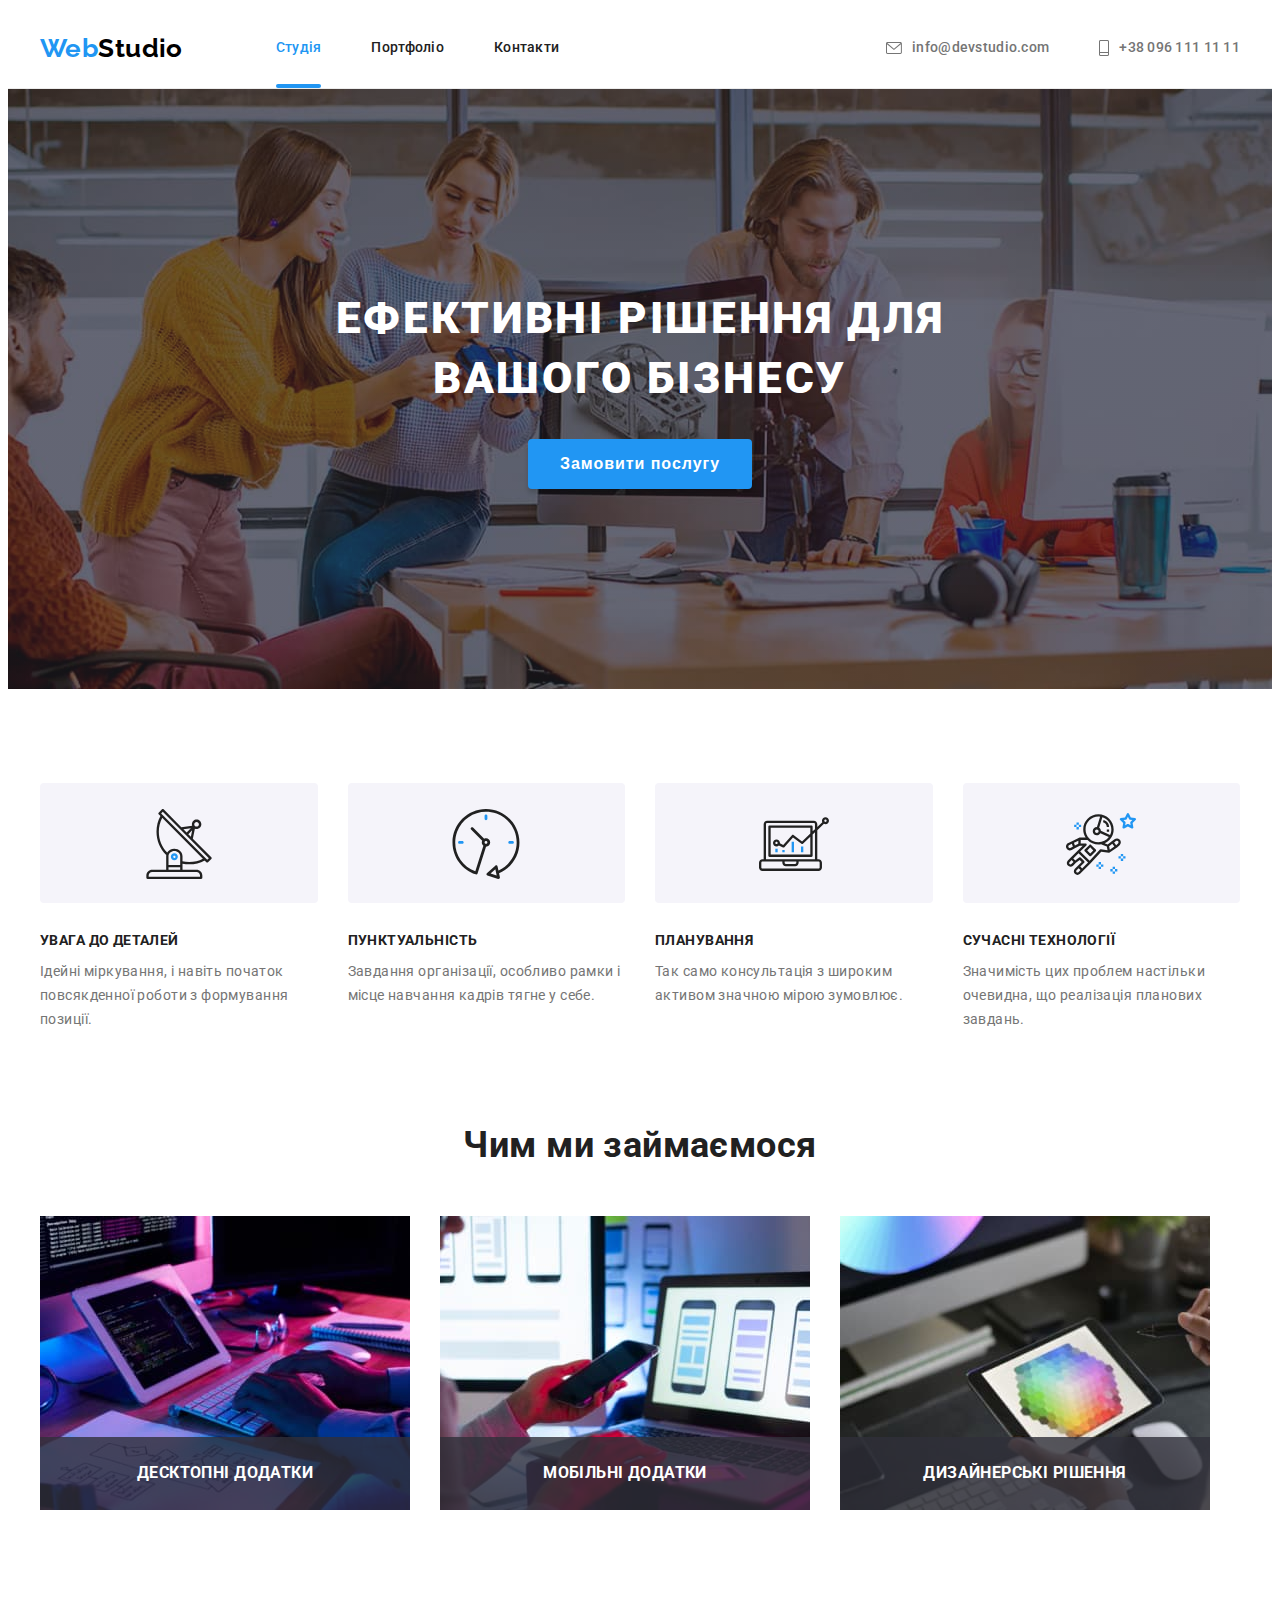
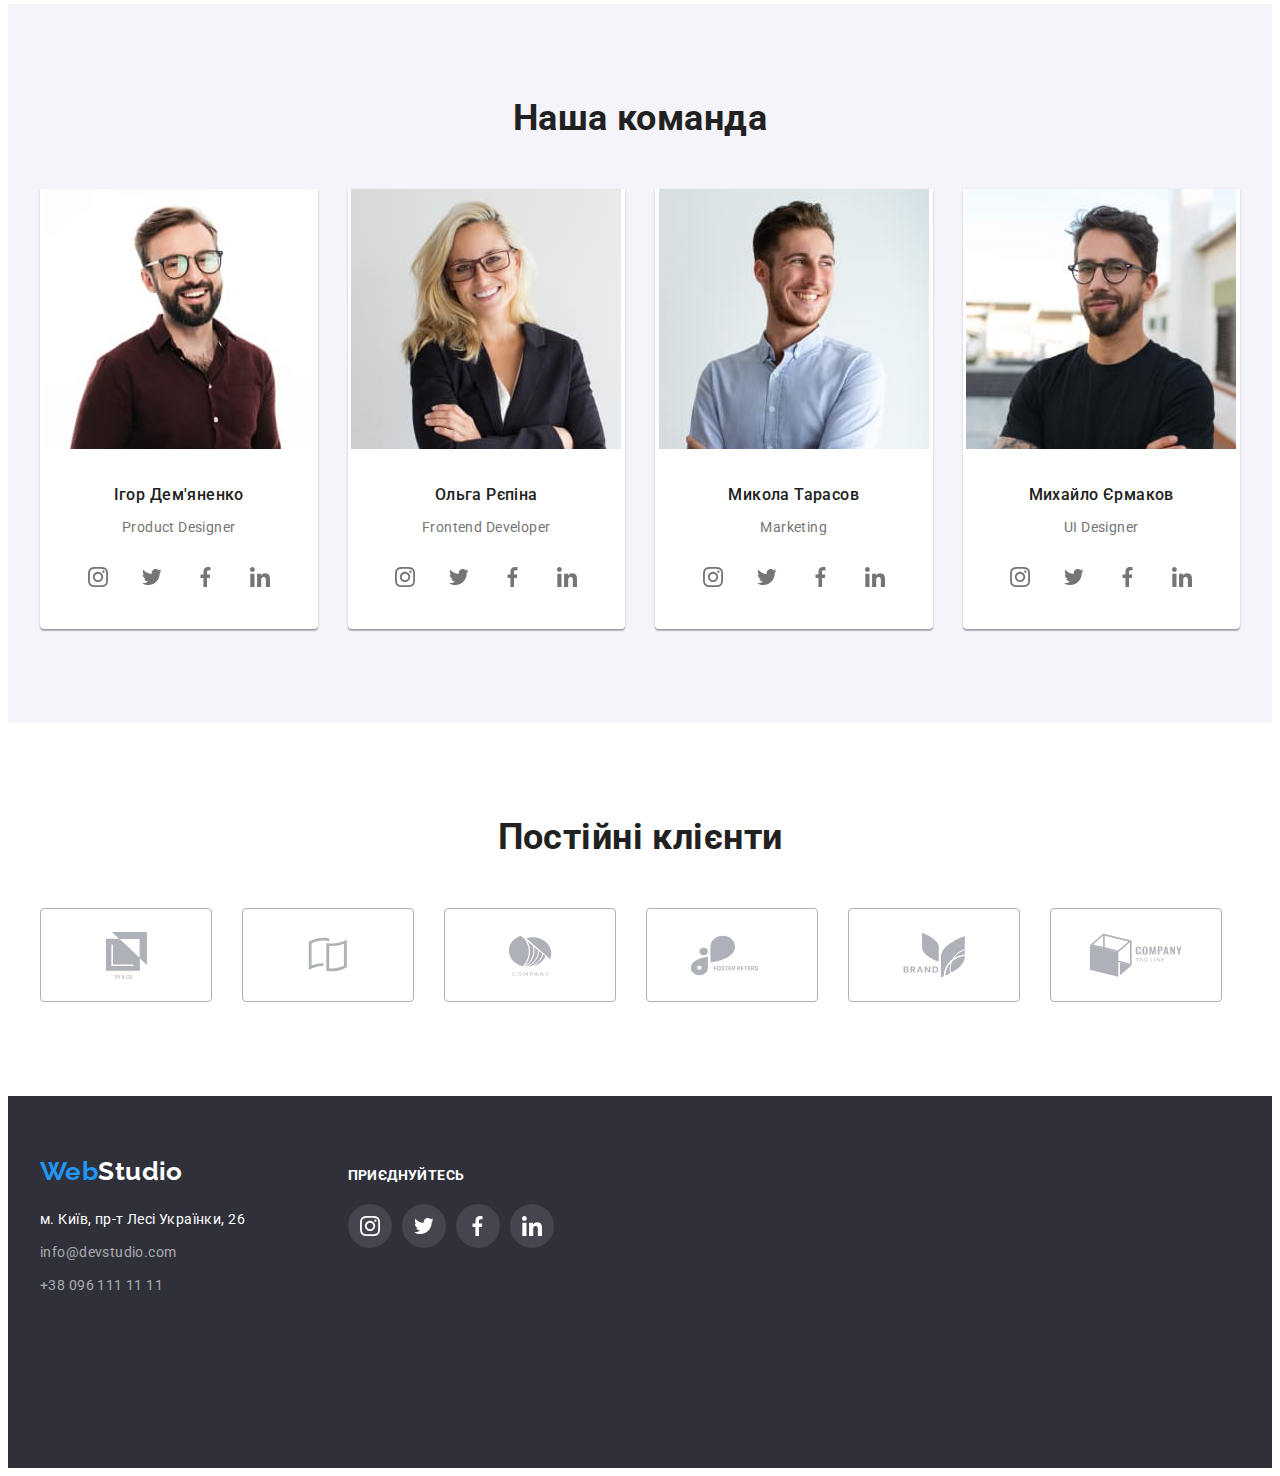
<file: index.html>
<!DOCTYPE html>
<html lang="uk">
  <head>
    <meta charset="UTF-8" />
    <meta http-equiv="X-UA-Compatible" content="IE=edge" />
    <meta name="viewport" content="width=device-width, initial-scale=1.0" />
    <title>WebStudio</title>
    <link rel="preconnect" href="https://fonts.googleapis.com" />
    <link rel="preconnect" href="https://fonts.gstatic.com" crossorigin />
    <link
      href="https://fonts.googleapis.com/css2?family=Raleway:wght@700&family=Roboto:wght@400;500;700;900&display=swap"
      rel="stylesheet"
    />
    <link
      rel="stylesheet"
      href="https://cdnjs.cloudflare.com/ajax/libs/modern-normalize/1.1.0/modern-normalize.min.css"
      integrity="sha512-wpPYUAdjBVSE4KJnH1VR1HeZfpl1ub8YT/NKx4PuQ5NmX2tKuGu6U/JRp5y+Y8XG2tV+wKQpNHVUX03MfMFn9Q=="
      crossorigin="anonymous"
      referrerpolicy="no-referrer"
    />
    <link rel="stylesheet" href="./styles/style.css" />
  </head>
  <body class="page">
    <header>
      <div class="container main-nav">
        <nav class="nav">
          <a href="#" class="logo"><span class="accent">Web</span>Studio</a>
          <ul class="site-nav list">
            <li class="item">
              <a href="./index.html" class="link active">Студія</a>
            </li>
            <li class="item">
              <a href="./portfolio.html" class="link">Портфоліо</a>
            </li>
            <li class="item"><a href="#" class="link">Контакти</a></li>
          </ul>
        </nav>
        <ul class="contact list">
          <li class="item">
            <a href="mailto:info@devstudio.com" class="contact-link">
              <svg class="contact-icon" width="16" height="12">
                <use href="./images/sprite.svg#icon-envelope"></use>
              </svg>
              info@devstudio.com</a
            >
          </li>
          <li class="item">
            <a href="tel:+380961111111" class="contact-link">
              <svg class="contact-icon" width="10" height="16">
                <use href="./images/sprite.svg#icon-phone"></use>
              </svg>
              +38 096 111 11 11</a
            >
          </li>
        </ul>
      </div>
    </header>
    <main>
      <!--Герой-->
      <section class="hero">
        <div class="container">
          <h1 class="hero-title">
            Ефективні рішення для <br />
            вашого бізнесу
          </h1>
          <button type="button" class="hero-button" data-modal-open>Замовити послугу</button>
        </div>
      </section>
      <!--Переваги-->
      <section class="section">
        <div class="container">
          <h2 class="section-title hidden">Переваги</h2>
          <ul class="info list">
            <li class="info-item">
              <div class="info-img">
                <svg class="info-img-icon">
                  <use href="./images/sprite.svg#icon-antenna"></use>
                </svg>
              </div>
              <h3 class="info-title">УВАГА ДО ДЕТАЛЕЙ</h3>
              <p>
                Ідейні міркування, і навіть початок повсякденної роботи з
                формування позиції.
              </p>
            </li>
            <li class="info-item">
              <div class="info-img">
                <svg class="info-img-icon">
                  <use href="./images/sprite.svg#icon-clock"></use>
                </svg>
              </div>
              <h3 class="info-title">ПУНКТУАЛЬНІСТЬ</h3>
              <p>
                Завдання організації, особливо рамки і місце навчання кадрів
                тягне у себе.
              </p>
            </li>
            <li class="info-item">
              <div class="info-img">
                <svg class="info-img-icon">
                  <use href="./images/sprite.svg#icon-diagram"></use>
                </svg>
              </div>
              <h3 class="info-title">ПЛАНУВАННЯ</h3>
              <p>
                Так само консультація з широким активом значною мірою зумовлює.
              </p>
            </li>
            <li class="info-item">
              <div class="info-img">
                <svg class="info-img-icon">
                  <use href="./images/sprite.svg#icon-astronaut"></use>
                </svg>
              </div>
              <h3 class="info-title">СУЧАСНІ ТЕХНОЛОГІЇ</h3>
              <p>
                Значимість цих проблем настільки очевидна, що реалізація
                планових завдань.
              </p>
            </li>
          </ul>
        </div>
      </section>

      <!--Заняття-->
      <section class="section section-top-0">
        <div class="container">
          <h2 class="section-title">Чим ми займаємося</h2>
          <ul class="img-list list">
            <li class="img-thumb">
              <img
                src="./images/komputer.jpg"
                width="370"
                height="294"
                alt="робота за компютером"
              />
              <div class="descr">
                <h3 class="img-title">Десктопні додатки</h3>
              </div>
            </li>
            <li class="img-thumb">
              <img
                src="./images/notebook.jpg"
                width="370"
                height="294"
                alt="ноутбук"
              />
              <div class="descr">
                <h3 class="img-title">Мобільні додатки</h3>
              </div>
            </li>
            <li class="img-thumb">
              <img
                src="./images/tablet.jpg"
                width="370"
                height="294"
                alt="кольорова картинка на планшеті"
              />
              <div class="descr">
                <h3 class="img-title">Дизайнерські рішення</h3>
              </div>
            </li>
          </ul>
        </div>

        <!--Команда-->
      </section>
      <section class="section section-secondary">
        <div class="container">
          <h2 class="section-title">Наша команда</h2>
          <ul class="team list">
            <li class="team-card">
              <img
                src="./images/team_card_01.jpg"
                width="270"
                height="260"
                alt="усміхнений чоловшк із бородою в окулярах"
              />
              <div class="team-descr">
                <h3 class="team-title">Ігор Дем'яненко</h3>
                <p>Product Designer</p>
                <ul class="social list">
                  <li>
                    <a href="#" class="social-icon">
                      <svg class="social-icon-img">
                        <use href="./images/sprite.svg#icon-instagram"></use>
                      </svg>
                    </a>
                  </li>
                  <li>
                    <a href="#" class="social-icon">
                      <svg class="social-icon-img">
                        <use href="./images/sprite.svg#icon-twitter"></use>
                      </svg>
                    </a>
                  </li>
                  <li>
                    <a href="#" class="social-icon">
                      <svg class="social-icon-img">
                        <use href="./images/sprite.svg#icon-facebook"></use>
                      </svg>
                    </a>
                  </li>
                  <li>
                    <a href="#" class="social-icon">
                      <svg class="social-icon-img">
                        <use href="./images/sprite.svg#icon-linkedin"></use>
                      </svg>
                    </a>
                  </li>
                </ul>
              </div>
            </li>

            <li class="team-card">
              <img
                src="./images/team_card_02.jpg"
                width="270"
                height="260"
                alt="усміхнена блондинка в окулярах"
              />
              <div class="team-descr">
                <h3 class="team-title">Ольга Рєпіна</h3>
                <p>Frontend Developer</p>
                <ul class="social list">
                  <li>
                    <a href="#" class="social-icon">
                      <svg class="social-icon-img">
                        <use href="./images/sprite.svg#icon-instagram"></use>
                      </svg>
                    </a>
                  </li>
                  <li>
                    <a href="#" class="social-icon">
                      <svg class="social-icon-img">
                        <use href="./images/sprite.svg#icon-twitter"></use>
                      </svg>
                    </a>
                  </li>
                  <li>
                    <a href="#" class="social-icon">
                      <svg class="social-icon-img">
                        <use href="./images/sprite.svg#icon-facebook"></use>
                      </svg>
                    </a>
                  </li>
                  <li>
                    <a href="#" class="social-icon">
                      <svg class="social-icon-img">
                        <use href="./images/sprite.svg#icon-linkedin"></use>
                      </svg>
                    </a>
                  </li>
                </ul>
              </div>
            </li>

            <li class="team-card">
              <img
                src="./images/team_card_03.jpg"
                width="270"
                height="260"
                alt="молодий усміхнений чоловік"
              />
              <div class="team-descr">
                <h3 class="team-title">Микола Тарасов</h3>
                <p>Marketing</p>
                <ul class="social list">
                  <li>
                    <a href="#" class="social-icon">
                      <svg class="social-icon-img">
                        <use href="./images/sprite.svg#icon-instagram"></use>
                      </svg>
                    </a>
                  </li>
                  <li>
                    <a href="#" class="social-icon">
                      <svg class="social-icon-img">
                        <use href="./images/sprite.svg#icon-twitter"></use>
                      </svg>
                    </a>
                  </li>
                  <li>
                    <a href="#" class="social-icon">
                      <svg class="social-icon-img">
                        <use href="./images/sprite.svg#icon-facebook"></use>
                      </svg>
                    </a>
                  </li>
                  <li>
                    <a href="#" class="social-icon">
                      <svg class="social-icon-img">
                        <use href="./images/sprite.svg#icon-linkedin"></use>
                      </svg>
                    </a>
                  </li>
                </ul>
              </div>
            </li>

            <li class="team-card">
              <img
                src="./images/team_card_04.jpg"
                width="270"
                height="260"
                alt="чоловік із бородою в окулярах"
              />
              <div class="team-descr">
                <h3 class="team-title">Михайло Єрмаков</h3>
                <p>UI Designer</p>
                <ul class="social list">
                  <li>
                    <a href="#" class="social-icon">
                      <svg class="social-icon-img">
                        <use href="./images/sprite.svg#icon-instagram"></use>
                      </svg>
                    </a>
                  </li>
                  <li>
                    <a href="#" class="social-icon">
                      <svg class="social-icon-img">
                        <use href="./images/sprite.svg#icon-twitter"></use>
                      </svg>
                    </a>
                  </li>
                  <li>
                    <a href="#" class="social-icon">
                      <svg class="social-icon-img">
                        <use href="./images/sprite.svg#icon-facebook"></use>
                      </svg>
                    </a>
                  </li>
                  <li>
                    <a href="#" class="social-icon">
                      <svg class="social-icon-img">
                        <use href="./images/sprite.svg#icon-linkedin"></use>
                      </svg>
                    </a>
                  </li>
                </ul>
              </div>
            </li>
          </ul>
        </div>
      </section>
      <!--Клієнти-->
      <section class="section">
        <div class="container">
          <h2 class="section-title">Постійні клієнти</h2>
          <ul class="client-item list">
            <li class="client-icon">
              <a href="" class="client">
                <svg class="client-img" width="41px" height="47px">
                  <use href="./images/sprite.svg#icon-logo-01"></use>
                </svg>
              </a>
            </li>
            <li class="client-icon">
              <a href="" class="client">
                <svg class="client-img" width="40px" height="52px">
                  <use href="./images/sprite.svg#icon-logo-02"></use>
                </svg>
              </a>
            </li>
            <li class="client-icon">
              <a href="" class="client">
                <svg class="client-img" width="44px" height="41px">
                  <use href="./images/sprite.svg#icon-logo-03"></use>
                </svg>
              </a>
            </li>
            <li class="client-icon">
              <a href="" class="client">
                <svg class="client-img" width="85px" height="41px">
                  <use href="./images/sprite.svg#icon-logo-04"></use>
                </svg>
              </a>
            </li>
            <li class="client-icon">
              <a href="" class="client">
                <svg class="client-img" width="63px" height="46px">
                  <use href="./images/sprite.svg#icon-logo-05"></use>
                </svg>
              </a>
            </li>
            <li class="client-icon">
              <a href="" class="client">
                <svg class="client-img" width="94px" height="44px">
                  <use href="./images/sprite.svg#icon-logo-06"></use>
                </svg>
              </a>
            </li>
          </ul>
        </div>
      </section>
    </main>
    <footer>
      <div class="container">
        <div class="footer">
          <div class="column">
            <a href="#" class="logo"><span class="accent">Web</span>Studio</a>
            <address class="address">
              <ul class="list">
                <li>м. Київ, пр-т Лесі Українки, 26</li>
                <li>
                  <a href="mailto:info@devstudio.com" class="address-link"
                    >info@devstudio.com</a
                  >
                </li>
                <li>
                  <a href="tel:+380961111111" class="address-link"
                    >+38 096 111 11 11</a
                  >
                </li>
              </ul>
            </address>
          </div>
          <div class="column">
            <h3 class="prompt">Приєднуйтесь</h3>
            <ul class="social list">
              <li>
                <a href="#" class="social-icon">
                  <svg class="social-icon-img">
                    <use href="./images/sprite.svg#icon-instagram"></use>
                  </svg>
                </a>
              </li>
              <li>
                <a href="#" class="social-icon">
                  <svg class="social-icon-img">
                    <use href="./images/sprite.svg#icon-twitter"></use>
                  </svg>
                </a>
              </li>
              <li>
                <a href="#" class="social-icon">
                  <svg class="social-icon-img">
                    <use href="./images/sprite.svg#icon-facebook"></use>
                  </svg>
                </a>
              </li>
              <li>
                <a href="#" class="social-icon">
                  <svg class="social-icon-img">
                    <use href="./images/sprite.svg#icon-linkedin"></use>
                  </svg>
                </a>
              </li>
            </ul>
          </div>
        </div>
      </div>
    </footer>
    <div class="backdrop is-hidden" data-modal>
      <div class="modal">
          <p>
              Lorem ipsum dolor, sit amet consectetur adipisicing elit. Illum aliquid et ut in, architecto error at mollitia pariatur ullam. Unde.
          </p>
          <button class="modal-button" data-modal-close>
            <svg class="closed">
              <use href="./images/sprite.svg#icon-close"></use>
            </svg>
          </button>
      </div>
    </div>
    <script src="./js/modal.js"></script>
  </body>
</html>
</file>
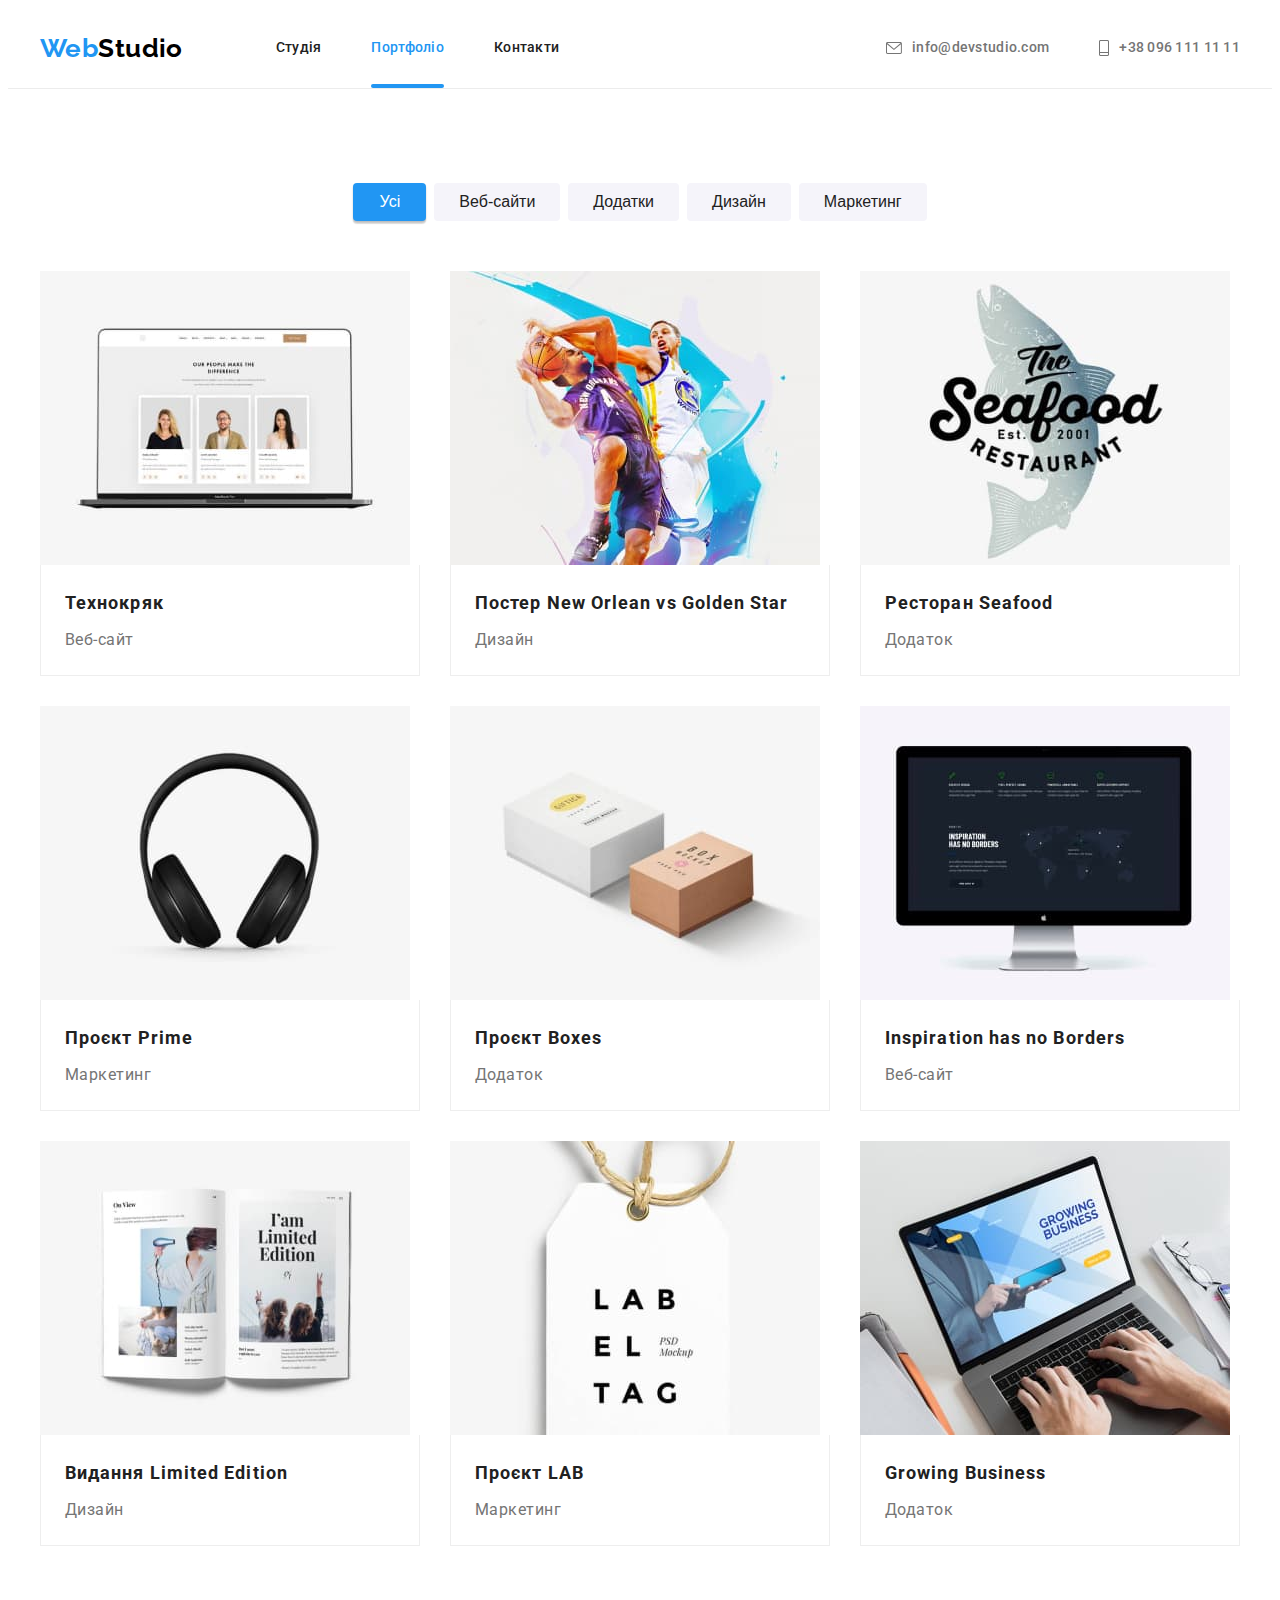
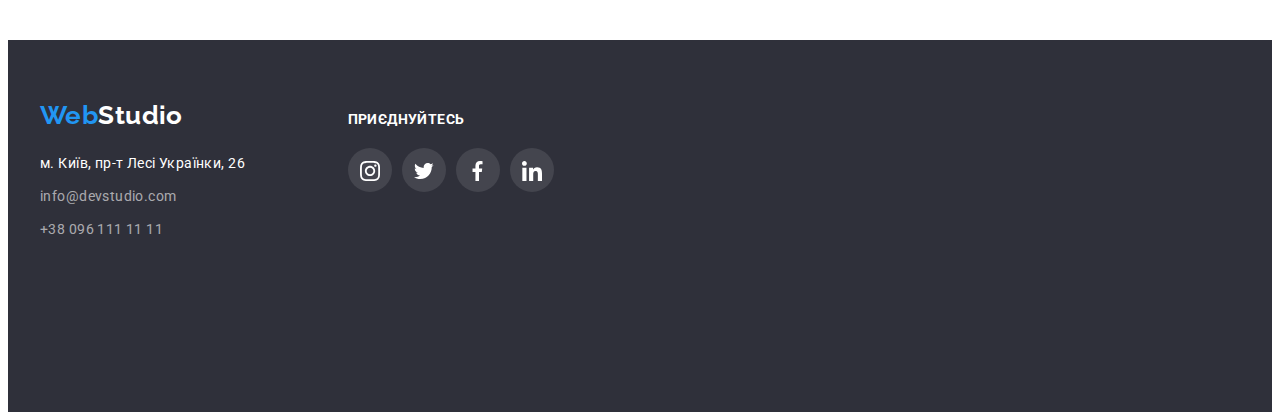
<file: portfolio.html>
<!DOCTYPE html>
<html lang="uk">
  <head>
    <meta charset="UTF-8" />
    <meta http-equiv="X-UA-Compatible" content="IE=edge" />
    <meta name="viewport" content="width=device-width, initial-scale=1.0" />
    <title>WebStudio</title>
    <link rel="preconnect" href="https://fonts.googleapis.com" />
    <link rel="preconnect" href="https://fonts.gstatic.com" crossorigin />
    <link
      href="https://fonts.googleapis.com/css2?family=Raleway:wght@700&family=Roboto:wght@400;500;700;900&display=swap"
      rel="stylesheet"
    />
    <link
      rel="stylesheet"
      href="https://cdnjs.cloudflare.com/ajax/libs/modern-normalize/1.1.0/modern-normalize.min.css"
      integrity="sha512-wpPYUAdjBVSE4KJnH1VR1HeZfpl1ub8YT/NKx4PuQ5NmX2tKuGu6U/JRp5y+Y8XG2tV+wKQpNHVUX03MfMFn9Q=="
      crossorigin="anonymous"
      referrerpolicy="no-referrer"
    />
    <link rel="stylesheet" href="./styles/style.css" />
  </head>
  <body>
    <header>
      <div class="container main-nav">
        <nav class="nav">
          <a href="#" class="logo"><span class="accent">Web</span>Studio</a>
          <ul class="site-nav list">
            <li class="item">
              <a href="./index.html" class="link">Студія</a>
            </li>
            <li class="item">
              <a href="./portfolio.html" class="link active">Портфоліо</a>
            </li>
            <li class="item"><a href="#" class="link">Контакти</a></li>
          </ul>
        </nav>
        <ul class="contact list">
          <li class="item">
            <a href="mailto:info@devstudio.com" class="contact-link">
              <svg class="contact-icon" width="16" height="12">
                <use href="./images/sprite.svg#icon-envelope"></use>
              </svg>
              info@devstudio.com</a
            >
          </li>
          <li class="item">
            <a href="tel:+380961111111" class="contact-link">
              <svg class="contact-icon" width="10" height="16">
                <use href="./images/sprite.svg#icon-phone"></use>
              </svg>
              +38 096 111 11 11</a
            >
          </li>
        </ul>
      </div>
    </header>
    <main>
      <!--Портфоліо-->
      <section class="section">
        <div class="container">
          <h1 class="section-title hidden">Портфоліо</h1>
          <ul class="filter">
            <li>
              <button type="button" class="filter-button active">Усі</button>
            </li>
            <li>
              <button type="button" class="filter-button">Веб-сайти</button>
            </li>
            <li>
              <button type="button" class="filter-button">Додатки</button>
            </li>
            <li>
              <button type="button" class="filter-button">Дизайн</button>
            </li>
            <li>
              <button type="button" class="filter-button">Маркетинг</button>
            </li>
          </ul>
          
          <ul class="portfolio-list">
            <li class="portfolio-set">
              <a href="#" class="portfolio-card">
                <div class="portfolio-thumb">
                  <img
                    src="./images/people.jpg"
                    alt="робітники"
                  />
                  <div class="portfolio-description">
                    <p>
                      Ресурс пропонує комплексні пропозиції з різним рівнем функціоналу та сервісів. Все це дозволить відвідувачу отримати вичерпні відомості про компанію чи приватну особу.
                    </p>
                  </div>
                </div>
                <div class="portfolio-content">
                  <h2 class="portfolio-card-title">Технокряк</h2>
                  <p>Веб-сайт</p>
                </div>
              </a>
            </li>
            
            <li class="portfolio-set">
              <a href="#" class="portfolio-card">
                <div class="portfolio-thumb">
                <img
                src="./images/basket.jpg"
                alt="двоє хлопців грають у баскетбол"
                width="370"
                height="294"
                />
                <div class="portfolio-description">
                  <p>
                    Ресурс пропонує комплексні пропозиції з різним рівнем функціоналу та сервісів. Все це дозволить відвідувачу отримати вичерпні відомості про компанію чи приватну особу.
                  </p>
                </div>
              </div>
                <div class="portfolio-content">
                  <h2 class="portfolio-card-title">
                    Постер New Orlean vs Golden Star
                  </h2>
                  <p>Дизайн</p>
                </div>
              </a>
            </li>

            <li class="portfolio-set">
              <a href="#" class="portfolio-card">
                <div class="portfolio-thumb">
                <img
                  src="./images/seafood.jpg"
                  alt="емблема ресторану"
                  width="370"
                  height="294"
                />
                <div class="portfolio-description">
                  <p>
                    Ресурс пропонує комплексні пропозиції з різним рівнем функціоналу та сервісів. Все це дозволить відвідувачу отримати вичерпні відомості про компанію чи приватну особу.
                  </p>
                </div>
              </div>
                <div class="portfolio-content">
                  <h2 class="portfolio-card-title">Ресторан Seafood</h2>
                  <p>Додаток</p>
                </div>
              </a>
            </li>

            <li class="portfolio-set">
              <a href="#" class="portfolio-card">
                <div class="portfolio-thumb">
                <img
                  src="./images/earphones.jpg"
                  alt="навушники"
                  width="370"
                  height="294"
                />
                <div class="portfolio-description">
                  <p>
                    Ресурс пропонує комплексні пропозиції з різним рівнем функціоналу та сервісів. Все це дозволить відвідувачу отримати вичерпні відомості про компанію чи приватну особу.
                  </p>
                </div>
              </div>
                <div class="portfolio-content">
                  <h2 class="portfolio-card-title">Проєкт Prime</h2>
                  <p>Маркетинг</p>
                </div>
              </a>
            </li>

            <li class="portfolio-set">
              <a href="#" class="portfolio-card">
                <div class="portfolio-thumb">
                <img
                  src="./images/boxes.jpg"
                  alt="дві коробочки"
                  width="370"
                  height="294"
                />
                <div class="portfolio-description">
                  <p>
                    Ресурс пропонує комплексні пропозиції з різним рівнем функціоналу та сервісів. Все це дозволить відвідувачу отримати вичерпні відомості про компанію чи приватну особу.
                  </p>
                </div>
              </div>
                <div class="portfolio-content">
                  <h2 class="portfolio-card-title">Проєкт Boxes</h2>
                  <p>Додаток</p>
                </div>
              </a>
            </li>

            <li class="portfolio-set">
              <a href="#" class="portfolio-card">
                <div class="portfolio-thumb">
                <img
                  src="./images/monitor.jpg"
                  alt="монітор"
                  width="370"
                  height="294"
                />
                <div class="portfolio-description">
                  <p>
                    Ресурс пропонує комплексні пропозиції з різним рівнем функціоналу та сервісів. Все це дозволить відвідувачу отримати вичерпні відомості про компанію чи приватну особу.
                  </p>
                </div>
              </div>
                <div class="portfolio-content">
                  <h2 class="portfolio-card-title">
                    Inspiration has no Borders
                  </h2>
                  <p>Веб-сайт</p>
                </div>
              </a>
            </li>

            <li class="portfolio-set">
              <a href="#" class="portfolio-card">
                <div class="portfolio-thumb">
                <img
                  src="./images/jurnal.jpg"
                  alt="розгрнутий журнал"
                  width="370"
                  height="294"
                />
                <div class="portfolio-description">
                  <p>
                    Ресурс пропонує комплексні пропозиції з різним рівнем функціоналу та сервісів. Все це дозволить відвідувачу отримати вичерпні відомості про компанію чи приватну особу.
                  </p>
                </div>
              </div>
                <div class="portfolio-content">
                  <h2 class="portfolio-card-title">Видання Limited Edition</h2>
                  <p>Дизайн</p>
                </div>
              </a>
            </li>

            <li class="portfolio-set">
              <a href="#" class="portfolio-card">
                <div class="portfolio-thumb">
                <img
                  src="./images/label.jpg"
                  alt="етикетка"
                  width="370"
                  height="294"
                />
                <div class="portfolio-description">
                  <p>
                    Ресурс пропонує комплексні пропозиції з різним рівнем функціоналу та сервісів. Все це дозволить відвідувачу отримати вичерпні відомості про компанію чи приватну особу.
                  </p>
                </div>
              </div>
                <div class="portfolio-content">
                  <h2 class="portfolio-card-title">Проєкт LAB</h2>
                  <p>Маркетинг</p>
                </div>
              </a>
            </li>

            <li class="portfolio-set">
              <a href="#" class="portfolio-card">
                <div class="portfolio-thumb">
                <img
                  src="./images/set.jpg"
                  alt="ноутбук"
                  width="370"
                  height="294"
                />
                <div class="portfolio-description">
                  <p>
                    Ресурс пропонує комплексні пропозиції з різним рівнем функціоналу та сервісів. Все це дозволить відвідувачу отримати вичерпні відомості про компанію чи приватну особу.
                  </p>
                </div>
              </div>
                <div class="portfolio-content">
                  <h2 class="portfolio-card-title">Growing Business</h2>
                  <p>Додаток</p>
                </div>
              </a>
            </li>
          </ul>
        </div>
      </section>
    </main>

    <footer>
      <div class="container">
        <div class="footer">
          <div class="column">
            <a href="#" class="logo"><span class="accent">Web</span>Studio</a>
            <address class="address">
              <ul class="list">
                <li>м. Київ, пр-т Лесі Українки, 26</li>
                <li>
                  <a href="mailto:info@devstudio.com" class="address-link"
                    >info@devstudio.com</a
                  >
                </li>
                <li>
                  <a href="tel:+380961111111" class="address-link"
                    >+38 096 111 11 11</a
                  >
                </li>
              </ul>
            </address>
          </div>
          <div class="column">
            <h3 class="prompt">Приєднуйтесь</h3>
            <ul class="social list">
              <li>
                <a href="#" class="social-icon">
                  <svg class="social-icon-img">
                    <use href="./images/sprite.svg#icon-instagram"></use>
                  </svg>
                </a>
              </li>
              <li>
                <a href="#" class="social-icon">
                  <svg class="social-icon-img">
                    <use href="./images/sprite.svg#icon-twitter"></use>
                  </svg>
                </a>
              </li>
              <li>
                <a href="#" class="social-icon">
                  <svg class="social-icon-img">
                    <use href="./images/sprite.svg#icon-facebook"></use>
                  </svg>
                </a>
              </li>
              <li>
                <a href="#" class="social-icon">
                  <svg class="social-icon-img">
                    <use href="./images/sprite.svg#icon-linkedin"></use>
                  </svg>
                </a>
              </li>
            </ul>
          </div>
        </div>
      </div>
    </footer>
  </body>
</html>
</file>
<file: styles/style.css>
:root {
  --primary-text-color: #757575;
  --title-text-color: #212121;
  --accent-color: #2196f3;
  --secondary-color: #ffffff;
  --secondary-bg-color: #f5f4fa;
  --conteiner-bg-color: #F5F5F5;
  --timing-function: cubic-bezier(0.4, 0, 0.2, 1);
}

body {
  background: var(--secondary-color);
  color: var(--primary-text-color);
  font-family: "Roboto", sans-serif;
  font-size: 14px;
  line-height: 1.72;
  letter-spacing: 0.03em;
  min-width: 1200px;
}

.container {
  width: 1200px;
  padding-right: 15px;
  padding-left: 15px;
  margin: 0 auto;
}

.hidden {
  display: none;
}

.list {
  list-style: none;
  padding: 0;
  margin: 0;
}

/* Header */
header {
  border-bottom: 1px solid #ececec;
}

.main-nav {
  display: flex;
  align-items: center;
}

.nav {
  display: flex;
  align-items: center;
}

header {
  color: #000000;
}

/* Logo */
.logo {
  color: inherit;
  text-decoration: none;
  font-family: "Raleway", sans-serif;
  font-weight: 700;
  font-size: 26px;
  line-height: 1.19;
}

.logo .accent {
  color: var(--accent-color);
}

/* Site nav */
.site-nav {
  display: flex;
  margin-left: 93px;
}

.site-nav .item:not(:last-child) {
  margin-right: 50px;
}

.site-nav .link {
  position: relative;
  display: block;
  padding-top: 32px;
  padding-bottom: 32px;

  color: var(--title-text-color);
  font-weight: 500;
  line-height: 1.14;
  letter-spacing: 0.02em;
  transition: 250ms color var(--timing-function);

  text-decoration: none;
}

.site-nav .active,
.site-nav .link:hover,
.site-nav .link:focus {
  color: var(--accent-color);
}

.site-nav .link::after {
  position: absolute;
  content: "";
  left: 0;
  bottom: 0;
  width: 100%;
  height: 4px;
  background-color: var(--accent-color);
  border-radius: 2px;
  transform: scaleX(0);
}

.site-nav .active:after{
  transform: scaleX(1);
}

/* Contact */
.contact {
  display: flex;
  margin-left: auto;
}

.contact .item + .item {
  margin-left: 50px;
}

.contact-icon {
  margin-right: 10px;
  fill: currentColor;
}

.contact-link {
  display: flex;
  align-items: center;  
  text-decoration: none;
  color: var(--primary-text-color);
  font-weight: 500;
  line-height: 1.14;
  letter-spacing: 0.02em;
  transition: 250ms color var(--timing-function);
}

.contact-link:hover,
.contact-link:focus {
  color: var(--accent-color);
}

/* Hero */
.hero {
  color: var(--secondary-color);
  text-align: center;
  padding: 200px 0;
  background: #000;

  max-width: 1600px;
  margin-left: auto;
  margin-right: auto;
  background-image: linear-gradient(to top, rgba(47, 48, 58, 0.4), rgba(47, 48, 58, 0.4)), url(../images/work-people.jpg);
  background-repeat: no-repeat;
  background-position: center;
  background-size: cover;
}

.hero-title {
  margin-top: 0;
  margin-bottom: 30px;

  font-weight: 900;
  font-size: 44px;
  line-height: 1.36;
  letter-spacing: 0.06em;
  text-transform: uppercase;
}

.hero-button {
  display: inline-block;
  border-radius: 4px;
  border: 0;
  padding: 10px 32px;
  min-width: 216px;

  background: var(--accent-color);
  color: var(--secondary-color);
  font-weight: 700;
  font-size: 16px;
  line-height: 1.88;
  letter-spacing: 0.06em;
  cursor: pointer;
  box-shadow: 0 4px 4px rgba(0, 0, 0, 0.15);
  transition:  background-color 250ms var(--timing-function);
}

.hero-button:hover,
.hero-button:focus {
  background: #188ce8;
}

/* Переваги */
.section {
  padding: 94px 0;
}

.section-top-0 {
  padding-top: 0;
}

.section-title {
  margin: 0 0 50px;
  color: var(--title-text-color);
  font-size: 36px;
  font-weight: 700;
  line-height: 1.14;
  text-align: center;
}

.info {
  display: flex;
  flex-wrap: wrap;
  margin-left: -30px;
  margin-top: -30px;
}

.info-item {
  flex-basis: calc(100% / 4 - 30px);
  margin-left: 30px;
  margin-top: 30px;
}

.info-title {
  color: var(--title-text-color);
  font-weight: 700;
  font-size: 14px;
  line-height: 1.14;
  text-transform: uppercase;
}

.info-title {
  color: var(--title-text-color);
  font-weight: 700;
  font-size: 14px;
  line-height: 1.14;
  text-transform: uppercase;
  margin: 0 0 10px;
}

.info-img {
  background: var(--secondary-bg-color);
  border-radius: 4px;
  margin: 0 0 30px;
  text-align: center;
  line-height: 120px;
}

.info-img-icon {
  width: 70px;
  height: 70px;
  vertical-align: middle;
}

.info-title {
  color: var(--title-text-color);
  font-weight: 700;
  font-size: 14px;
  line-height: 1.14;
  text-transform: uppercase;
}

.info p {
  margin: 0;
}

/* Заняття */
.img-thumb {
  position: relative;
}

.img-list {
  display: flex;
  flex-wrap: wrap;
  margin-top: -30px;
  margin-left: -30px;
}

.img-list li {
  flex-basis: calc(100% / 3 -30px);
  margin-top: 30px;
  margin-left: 30px;
}

.img-list img {
  display: block;
}

.descr {
  position: absolute;
  bottom: 0;
  left: 0;
  right: 0;
  background: rgba(47, 48, 58, 0.8);
  text-align: center;
}

.img-title {
  margin: 0;
  padding: 27px;
  font-weight: 700;
line-height: 1.14;

text-transform: uppercase;

color: var(--secondary-color);
}

/* Команда */
.section-secondary {
  background: #f5f4fa;
}

.team {
  display: flex;
  flex-wrap: wrap;
  text-align: center;
  margin-left: -30px;
  margin-top: -30px;
}

.team-card {
  background: var(--secondary-color);
  margin-left: 30px;
  margin-top: 30px;
  flex-basis: calc(100% / 4 - 30px );
  box-shadow: 0 1px 3px rgba(0, 0, 0, 0.12), 0 1px 1px rgba(0, 0, 0, 0.14), 0 2px 1px rgba(0, 0, 0, 0.2);
  border-radius: 0 0 4px 4px;
}

.team-descr {
  padding: 30px;
}

.team-descr p {
  margin-top: 0;
  margin-bottom: 16px;
}

.team-title {
  margin-top: 0;
  margin-bottom: 10px;
  color: var(--title-text-color);
  font-weight: 500;
  font-size: 16px;
  line-height: 1.18;
}

.team-card .social {
  justify-content: center;
}

.social {
  display: flex;
  margin: -10px -5px 0;
  text-align: center;
}

.social-icon-img {
  width: 20px;
  height: 20px;
  vertical-align: middle;
}

.social-icon {
  fill: var(--primary-text-color);
  display: block;
  width: 44px;
  height: 44px;
  line-height: 42px;
  border-radius: 50%;
  margin: 10px 5px 0;
  transition: background-color 250ms var(--timing-function);
}


.social-icon:hover,
.social-icon:focus {
  fill: var(--secondary-color);
  background: var(--accent-color);
}

/* Клієнти */
.client-item {
  display: flex;
  flex-wrap: wrap;
  margin-top: -30px;
  margin-left: -30px;
  
}

.client {
  display: block;
  fill: #AFB1B8;
  border: 1px solid #AFB1B8;
  width: 170px;
  height: 92px;
  line-height: 90px;
  text-align: center;
  border-radius: 4px;
  transition: border-color 250ms var(--timing-function), fill 250ms var(--timing-function);;
}

 .client-icon {
  flex-basis: calc(100% / 6 -30px);
  margin-left: 30px;
  margin-top: 30px;
 }

.client-img {
vertical-align: middle;
}

.client:hover,
.client:focus {
  fill: var(--accent-color);
  border-color: var(--accent-color);
}

/* Fotter */
footer {
  background: #2f303a;
  color: var(--secondary-color);
  min-height: 252px;
  padding: 60px 0;
}

.footer {
  display: flex;
  flex-wrap: wrap;
  margin-top: -30px;
  margin-left: -30px;

}

.column {
  flex-basis: calc(100% / 4 - 30px);
  margin-top: 30px;
  margin-left: 30px;
}

.prompt {
  margin-top: 12px;
  margin-bottom: 20px;

  font-weight: 700;
  font-size: 14px;
  line-height: 1.14;
  text-transform: uppercase;
  color: var(--secondary-color);
}

footer .logo {
  display: inline-block;
  margin-bottom: 20px;
}

.address {
  font-style: normal;
  line-height: 1.72;
  margin-bottom: -9px;
}

.address li {
  margin-bottom: 9px;
}

.address-link {
  text-decoration: none;
  color: rgba(255, 255, 255, 0.6);
  transition: color 250ms var(--timing-function);
}

.tel {
  margin-bottom: 0;
}

.address-link:hover,
.address-link:focus {
  color: var(--accent-color);
}

footer .social-icon {
  fill: var(--secondary-color);
  background: rgba(255, 255, 255, 0.1);
}

/* Портфоліо */
.filter,
.portfolio-list {
  list-style: none;
  padding: 0;
  margin: 0;
  display: flex;
  flex-wrap: wrap;
}

.filter {
  justify-content: center;
  margin: 0 -4px 42px;
}

.filter li {
  margin: 0 4px 8px;
}

.filter-button {
  display: inline-block;
  border-radius: 4px;
  padding: 6px 25px;
  min-width: 73px;
  border: 0;

  background: #f5f4fa;
  color: var(--title-text-color);
  font-weight: 500;
  font-size: 16px;
  line-height: 1.63;
  text-align: center;
  cursor: pointer;
  transition: 250ms color var(--timing-function), 250ms background-color var(--timing-function)  ,250ms box-shadow var(--timing-function);
}

.filter-button.active,
.filter-button:hover,
.filter-button:focus {
  background: var(--accent-color);
  color: var(--secondary-color);
  box-shadow: 0 3px 1px rgba(0, 0, 0, 0.1), 0 1px 2px rgba(0, 0, 0, 0.08), 0px 2px 2px rgba(0, 0, 0, 0.12);
}

.portfolio-list {
  margin-left: -30px;
  margin-top: -30px;
}

.portfolio-set {
  flex-basis: calc(100% / 3 - 30px);
  margin-left: 30px;
  margin-top: 30px;
}

.portfolio-card {
  display: block;
  color: inherit;
  text-decoration: none;
  font-size: 16px;
  line-height: 1.88;
  letter-spacing: 0.03em;
}

.portfolio-thumb {
  position: relative;
  overflow: hidden;
}

.portfolio-description {
  background-color:rgba(33, 150, 243, 0.9);
  position: absolute;
  top: 0;
  left: 0;
  right: 0;
  bottom: 0;
  padding: 63px 24px;
  color: #fff;
  font-size: 18px;
  line-height: 1.56;
  transform: translateY(101%);
  transition: opacity 250ms var(--timing-function);
  transition: transform 250ms var(--timing-function);
}

.portfolio-card-title {
  color: var(--title-text-color);
  font-weight: 700;
  font-size: 18px;
  line-height: 2;
  letter-spacing: 0.06em;
  margin-top: 0;
  margin-bottom: 4px;
}

.portfolio-card:hover .portfolio-description,
.portfolio-card:hover .portfolio-description {
  opacity: 1;
  
  transform: translateY(0);
}

.portfolio-card:hover,
.portfolio-card:focus {
  box-shadow: 0px 1px 1px rgba(0, 0, 0, 0.12), 0px 4px 4px rgba(0, 0, 0, 0.06), 1px 4px 6px rgba(0, 0, 0, 0.16);
  transition: box-shadow 250ms var(--timing-function);
}

.portfolio-card img {
  max-width: 100%;
  display: block;
  height: auto;
}

.portfolio-card p {
  margin: 0;
}

.portfolio-content {
  border: 1px solid #eeeeee;
  border-top: 0;
  padding: 20px 24px;
}

.backdrop {
  position: fixed;
  /* text-align: center; */
  top: 0;
  left: 0;
  width: 100%;
  height: 100%;
  overflow: auto;
  background: rgba(0, 0, 0, 0.2);
  opacity: 1;
  visibility: visible;
  padding: 25px;
  transition: opacity 250ms var(--timing-function);
}

.backdrop.is-hidden {
  opacity: 0;
  visibility: hidden;
  pointer-events: none;
}

.backdrop.is-hidden .modal {
  transform: translate(-50%, -50%) scale(0);
}

.modal {
  position: absolute;
  top: 50%;
  left: 50%;
  transform: translate(-50%, -50%) scale(1);
  padding: 25px;
  background: var(--secondary-color);
  width: 528px;
  height: 581px;
  box-shadow: 0px 1px 3px rgba(0, 0, 0, 0.12), 0px 1px 1px rgba(0, 0, 0, 0.14), 0px 2px 1px rgba(0, 0, 0, 0.2);
  border-radius: 4px;
  transition: transform 250ms var(--timing-function) 250ms;
}

.modal-button {
  position: absolute;
  top: 8px;
  right: 8px;
  display: inline-block;
  width: 30px; ;
  height: 30px;
  border-radius: 50%;
  border: 1px solid rgba(0, 0, 0, 0.1);
  cursor: pointer;
}

.closed {
  vertical-align: middle;
  width: 11px;
  height: 11px;
  fill: #000000;
}
</file>
